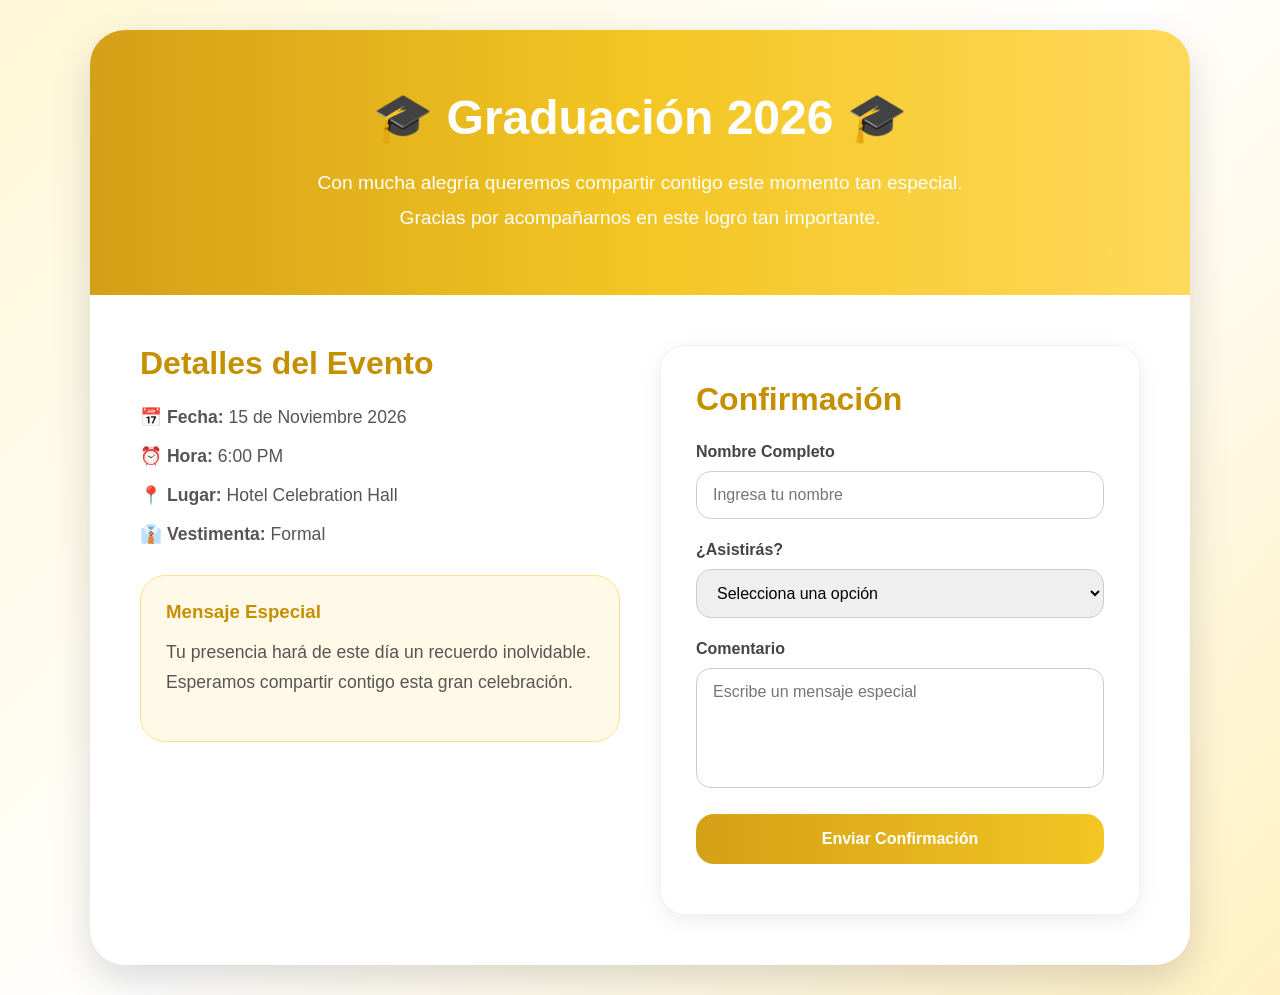
<file: index.html>
<!DOCTYPE html>
<html lang="es">
<head>
  <meta charset="UTF-8" />
  <meta name="viewport" content="width=device-width, initial-scale=1.0" />
  <title>Invitación Graduación</title>

  <style>
    *{
      margin:0;
      padding:0;
      box-sizing:border-box;
      font-family: 'Segoe UI', Tahoma, Geneva, Verdana, sans-serif;
    }

    body{
      min-height:100vh;
      background: linear-gradient(135deg,#fff7d6,#ffffff,#fff1c2);
      display:flex;
      justify-content:center;
      align-items:center;
      padding:30px;
    }

    .container{
      width:100%;
      max-width:1100px;
      background:white;
      border-radius:35px;
      overflow:hidden;
      box-shadow:0 15px 40px rgba(0,0,0,0.15);
    }

    .header{
      background: linear-gradient(to right,#d4a017,#f3c623,#ffd95a);
      color:white;
      padding:60px 40px;
      text-align:center;
      position:relative;
    }

    .header::before{
      content:"";
      position:absolute;
      inset:0;
      background:url('https://images.unsplash.com/photo-1523050854058-8df90110c9f1?q=80&w=1200&auto=format&fit=crop') center/cover;
      opacity:0.15;
    }

    .header-content{
      position:relative;
      z-index:2;
    }

    .header h1{
      font-size:3rem;
      margin-bottom:20px;
    }

    .header p{
      font-size:1.2rem;
      max-width:700px;
      margin:auto;
      line-height:1.8;
    }

    .content{
      display:grid;
      grid-template-columns:1fr 1fr;
      gap:40px;
      padding:50px;
    }

    .info h2,
    .form-section h2{
      color:#c49000;
      margin-bottom:25px;
      font-size:2rem;
    }

    .info-box{
      background:#fff9e7;
      padding:25px;
      border-radius:25px;
      margin-top:30px;
      border:1px solid #ffe08a;
    }

    .info p{
      margin-bottom:18px;
      font-size:1.1rem;
      color:#555;
    }

    .form-section{
      background:white;
      border-radius:25px;
      padding:35px;
      box-shadow:0 5px 20px rgba(0,0,0,0.08);
      border:1px solid #f2f2f2;
    }

    .form-group{
      margin-bottom:22px;
    }

    label{
      display:block;
      margin-bottom:10px;
      color:#444;
      font-weight:600;
    }

    input,
    select,
    textarea{
      width:100%;
      padding:14px 16px;
      border-radius:15px;
      border:1px solid #ccc;
      font-size:1rem;
      outline:none;
      transition:0.3s;
    }

    input:focus,
    select:focus,
    textarea:focus{
      border-color:#f3c623;
      box-shadow:0 0 0 4px rgba(243,198,35,0.2);
    }

    textarea{
      resize:none;
    }

    button{
      width:100%;
      padding:16px;
      border:none;
      border-radius:18px;
      background:linear-gradient(to right,#d4a017,#f3c623);
      color:white;
      font-size:1rem;
      font-weight:bold;
      cursor:pointer;
      transition:0.3s;
    }

    button:hover{
      transform:translateY(-2px);
      box-shadow:0 8px 20px rgba(0,0,0,0.15);
    }

    #mensaje{
      margin-top:15px;
      text-align:center;
      font-weight:600;
    }

    @media(max-width:900px){
      .content{
        grid-template-columns:1fr;
      }

      .header h1{
        font-size:2.2rem;
      }
    }
  </style>
</head>

<body>

  <div class="container">

    <div class="header">
      <div class="header-content">
        <h1>🎓 Graduación 2026 🎓</h1>

        <p>
          Con mucha alegría queremos compartir contigo este momento tan especial.
          Gracias por acompañarnos en este logro tan importante.
        </p>
      </div>
    </div>

    <div class="content">

      <!-- Información -->
      <div class="info">

        <h2>Detalles del Evento</h2>

        <p><strong>📅 Fecha:</strong> 15 de Noviembre 2026</p>
        <p><strong>⏰ Hora:</strong> 6:00 PM</p>
        <p><strong>📍 Lugar:</strong> Hotel Celebration Hall</p>
        <p><strong>👔 Vestimenta:</strong> Formal</p>

        <div class="info-box">
          <h3 style="margin-bottom:15px;color:#c49000;">
            Mensaje Especial
          </h3>

          <p style="line-height:1.7;">
            Tu presencia hará de este día un recuerdo inolvidable.
            Esperamos compartir contigo esta gran celebración.
          </p>
        </div>

      </div>

      <!-- Formulario -->
      <div class="form-section">

        <h2>Confirmación</h2>

        <form id="rsvpForm">

          <div class="form-group">
            <label>Nombre Completo</label>

            <input
              type="text"
              name="nombre"
              placeholder="Ingresa tu nombre"
              required
            />
          </div>

          <div class="form-group">
            <label>¿Asistirás?</label>

            <select name="confirmacion" required>
              <option value="">Selecciona una opción</option>
              <option value="Sí asistiré">Sí asistiré</option>
              <option value="No podré asistir">No podré asistir</option>
            </select>
          </div>

          <div class="form-group">
            <label>Comentario</label>

            <textarea
              name="comentario"
              rows="5"
              placeholder="Escribe un mensaje especial"
            ></textarea>
          </div>

          <button type="submit">
            Enviar Confirmación
          </button>

          <p id="mensaje"></p>

        </form>

      </div>

    </div>

  </div>

  <script>

const form = document.getElementById("rsvpForm");
const mensaje = document.getElementById("mensaje");

// PEGA AQUÍ TU URL REAL DE APPS SCRIPT
const scriptURL =
  "https://script.google.com/macros/s/AKfycbwL5RAkBH_5Cb1UvMIMy7k5LROzWDN55tf2RuA4-PXkLkhTQ6M0j7_JebFaCYM4Sdz9vQ/exec";

form.addEventListener("submit", async (e) => {

  e.preventDefault();https://script.google.com/macros/s/AKfycbwL5RAkBH_5Cb1UvMIMy7k5LROzWDN55tf2RuA4-PXkLkhTQ6M0j7_JebFaCYM4Sdz9vQ/exec

  const formData = new FormData(form);

  mensaje.innerHTML = "Enviando...";
  mensaje.style.color = "#c49000";

  try {

    await fetch(scriptURL, {
      method: "POST",
      body: formData,
      mode: "no-cors"
    });

    mensaje.innerHTML =
      "✅ Confirmación enviada correctamente";

    mensaje.style.color = "green";

    form.reset();

  } catch (error) {

    console.error(error);

    mensaje.innerHTML =
      "❌ Ocurrió un error al enviar";

    mensaje.style.color = "red";
  }

});

</script>

</body>
</html>
</file>
